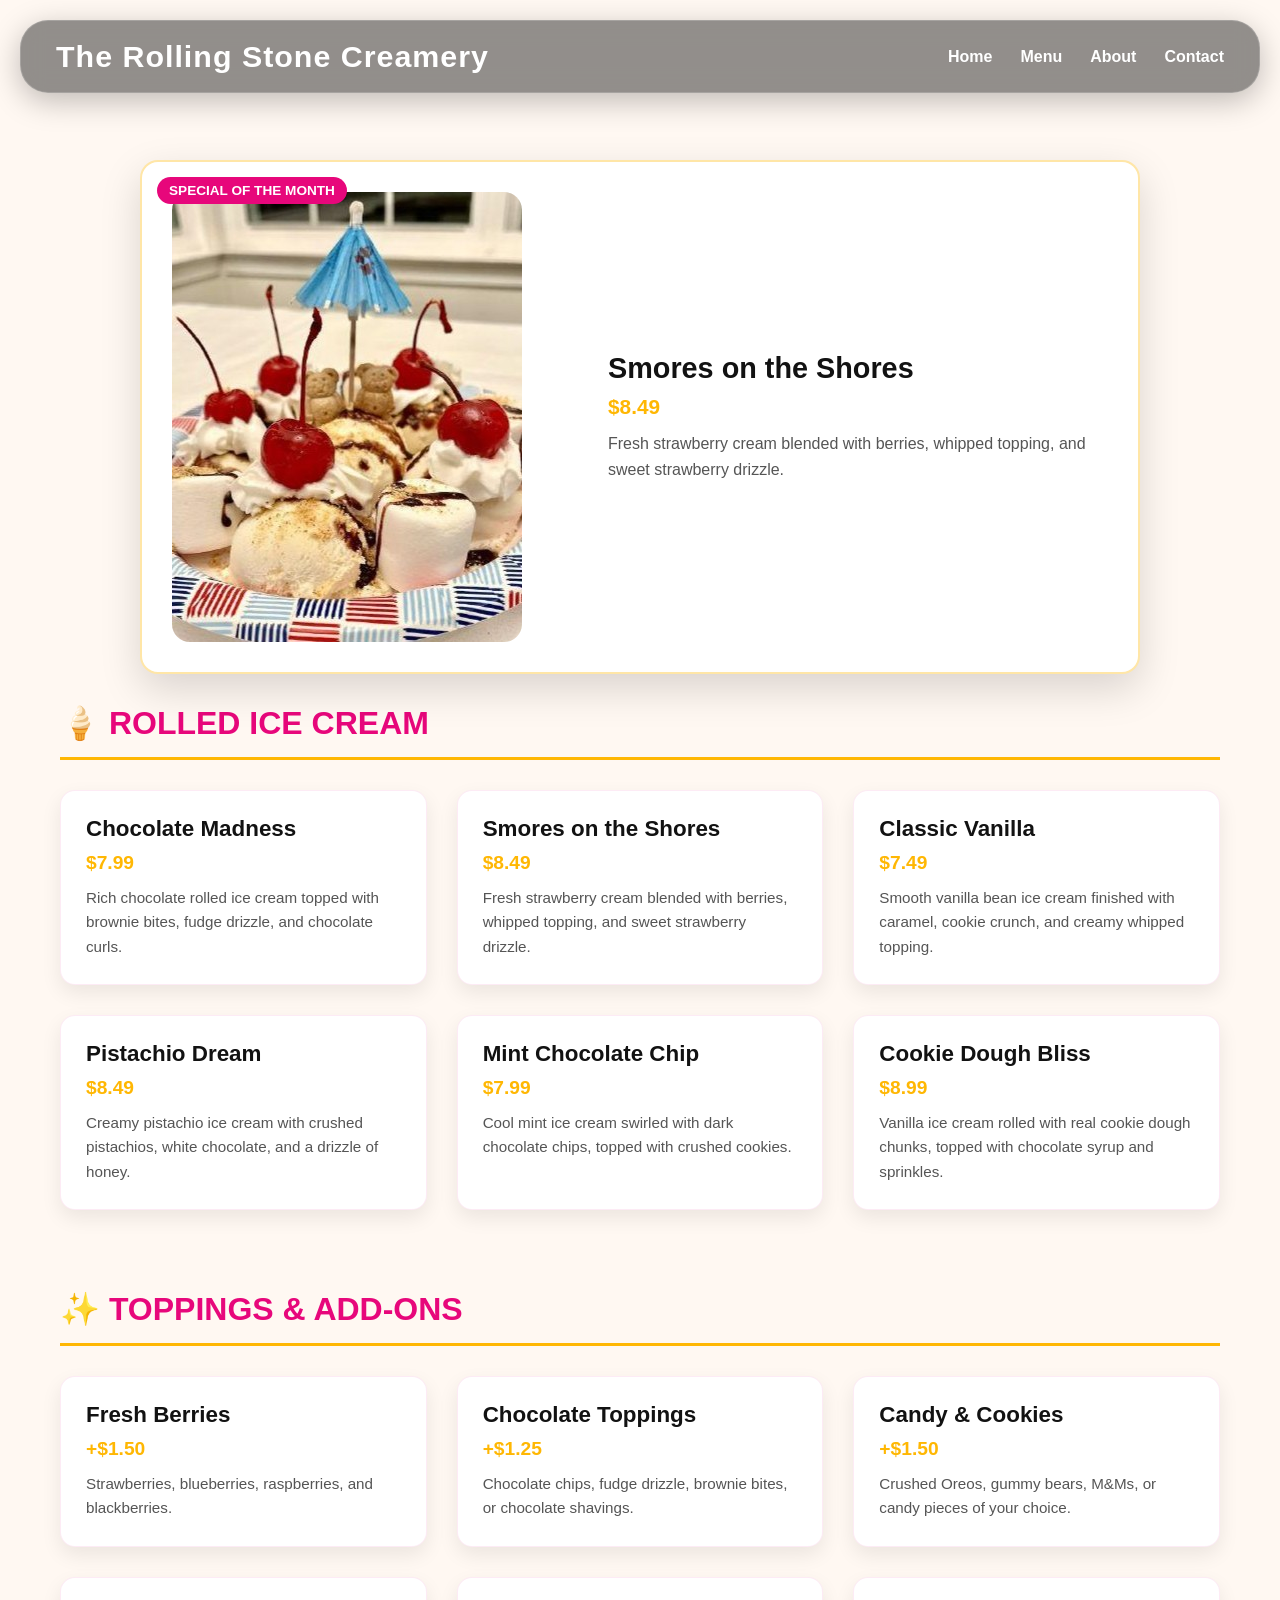
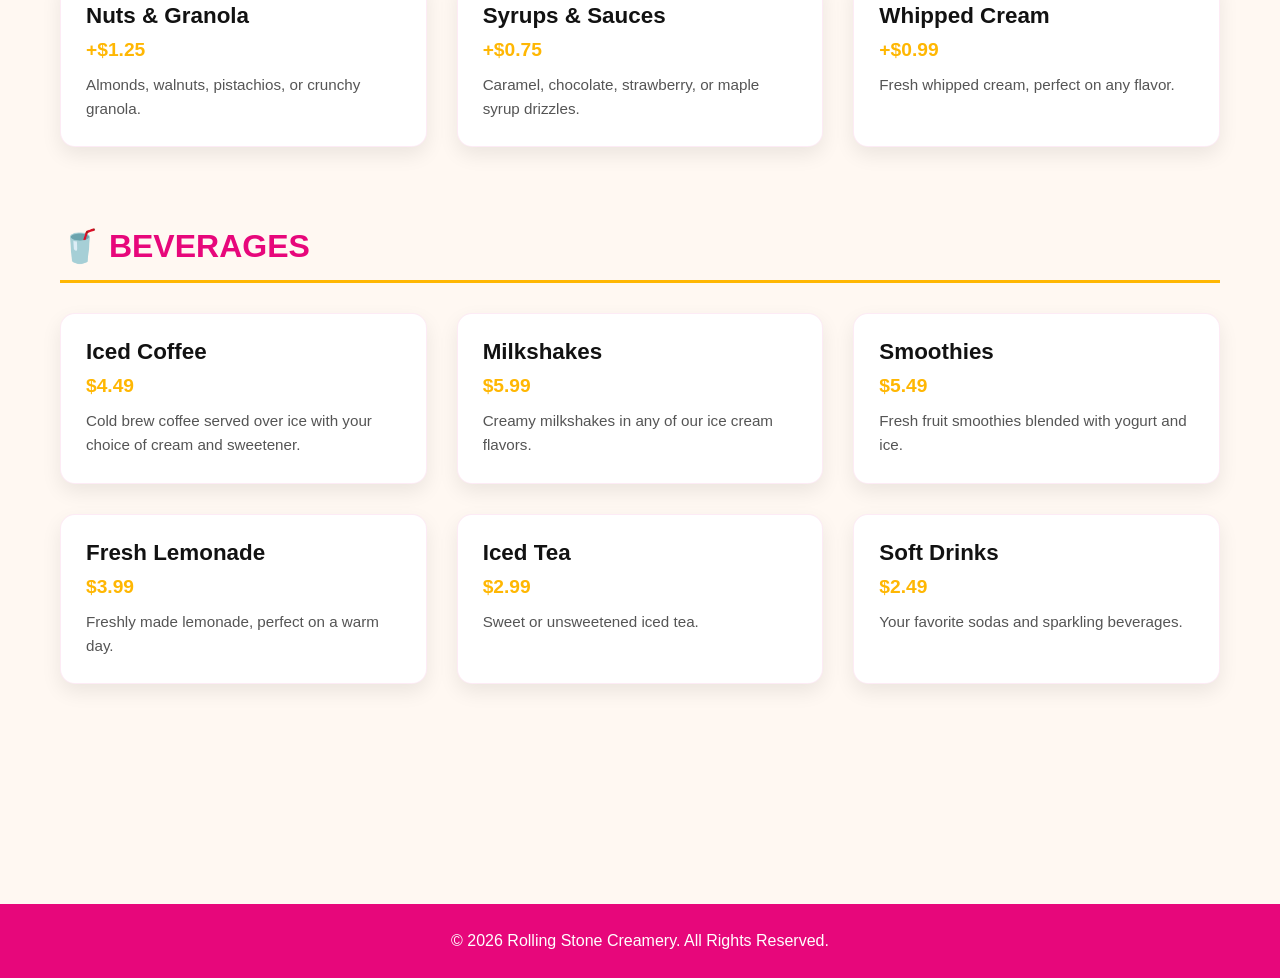
<file: menu.html>
<!DOCTYPE html>
<html lang="en">
<head>
  <meta charset="UTF-8" />
  <meta name="viewport" content="width=device-width, initial-scale=1.0"/>
  <title>Menu - Rolling Stone Creamery</title>

  <link rel="stylesheet" href="global.css">
  <link rel="stylesheet" href="menu.css">
  <link rel="icon" href="images/icon.ico" type="image/x-icon">
</head>

<body>
  <script src="transition.js"></script>
  <!-- =========================
       NAVBAR
  ========================== -->

  <header>
    <div class="logo">
      The Rolling Stone Creamery
    </div>

    <nav>
      <a href="index.html#home">Home</a>
      <a href="menu.html#flavors">Menu</a>
      <a href="index.html#about">About</a>
      <a href="index.html#contact">Contact</a>
    </nav>

  </header>


  <!-- =========================
       MENU PAGE
  ========================== -->

  <div class="menu-page">
        <!-- Specialty of the Month -->
        <div class="menu-container">

            <div class="special-item featured" id="specials">
            
            <span class="special-badge">Special of the Month</span>
            <img class="special-item-image" src="images/shores.jpg" alt="Smores on the Shores rolled ice cream">
            <div class="special-item-text">
                <h3>Smores on the Shores</h3>
                <div class="special-item-price">$8.49</div>
                <p class="special-item-description">
                Fresh strawberry cream blended with berries, whipped topping, and sweet strawberry drizzle.
                </p>
            </div>

        </div>

      <!-- ROLLED ICE CREAM -->
      <div class="menu-category">

        <h2 class="category-title">🍦 Rolled Ice Cream</h2>

        <div class="menu-items">

          <div class="menu-item">
            <h3>Chocolate Madness</h3>
            <div class="menu-item-price">$7.99</div>
            <p class="menu-item-description">Rich chocolate rolled ice cream topped with brownie bites, fudge drizzle, and chocolate curls.</p>
          </div>

          <div class="menu-item">
            <h3>Smores on the Shores</h3>
            <div class="menu-item-price">$8.49</div>
            <p class="menu-item-description">Fresh strawberry cream blended with berries, whipped topping, and sweet strawberry drizzle.</p>
          </div>

          <div class="menu-item">
            <h3>Classic Vanilla</h3>
            <div class="menu-item-price">$7.49</div>
            <p class="menu-item-description">Smooth vanilla bean ice cream finished with caramel, cookie crunch, and creamy whipped topping.</p>
          </div>

          <div class="menu-item">
            <h3>Pistachio Dream</h3>
            <div class="menu-item-price">$8.49</div>
            <p class="menu-item-description">Creamy pistachio ice cream with crushed pistachios, white chocolate, and a drizzle of honey.</p>
          </div>

          <div class="menu-item">
            <h3>Mint Chocolate Chip</h3>
            <div class="menu-item-price">$7.99</div>
            <p class="menu-item-description">Cool mint ice cream swirled with dark chocolate chips, topped with crushed cookies.</p>
          </div>

          <div class="menu-item">
            <h3>Cookie Dough Bliss</h3>
            <div class="menu-item-price">$8.99</div>
            <p class="menu-item-description">Vanilla ice cream rolled with real cookie dough chunks, topped with chocolate syrup and sprinkles.</p>
          </div>

        </div>

      </div>


      <!-- TOPPINGS & ADD-ONS -->
      <div class="menu-category">

        <h2 class="category-title">✨ Toppings & Add-Ons</h2>

        <div class="menu-items">

          <div class="menu-item">
            <h3>Fresh Berries</h3>
            <div class="menu-item-price">+$1.50</div>
            <p class="menu-item-description">Strawberries, blueberries, raspberries, and blackberries.</p>
          </div>

          <div class="menu-item">
            <h3>Chocolate Toppings</h3>
            <div class="menu-item-price">+$1.25</div>
            <p class="menu-item-description">Chocolate chips, fudge drizzle, brownie bites, or chocolate shavings.</p>
          </div>

          <div class="menu-item">
            <h3>Candy & Cookies</h3>
            <div class="menu-item-price">+$1.50</div>
            <p class="menu-item-description">Crushed Oreos, gummy bears, M&Ms, or candy pieces of your choice.</p>
          </div>

          <div class="menu-item">
            <h3>Nuts & Granola</h3>
            <div class="menu-item-price">+$1.25</div>
            <p class="menu-item-description">Almonds, walnuts, pistachios, or crunchy granola.</p>
          </div>

          <div class="menu-item">
            <h3>Syrups & Sauces</h3>
            <div class="menu-item-price">+$0.75</div>
            <p class="menu-item-description">Caramel, chocolate, strawberry, or maple syrup drizzles.</p>
          </div>

          <div class="menu-item">
            <h3>Whipped Cream</h3>
            <div class="menu-item-price">+$0.99</div>
            <p class="menu-item-description">Fresh whipped cream, perfect on any flavor.</p>
          </div>

        </div>

      </div>


      <!-- BEVERAGES -->
      <div class="menu-category">

        <h2 class="category-title">🥤 Beverages</h2>

        <div class="menu-items">

          <div class="menu-item">
            <h3>Iced Coffee</h3>
            <div class="menu-item-price">$4.49</div>
            <p class="menu-item-description">Cold brew coffee served over ice with your choice of cream and sweetener.</p>
          </div>

          <div class="menu-item">
            <h3>Milkshakes</h3>
            <div class="menu-item-price">$5.99</div>
            <p class="menu-item-description">Creamy milkshakes in any of our ice cream flavors.</p>
          </div>

          <div class="menu-item">
            <h3>Smoothies</h3>
            <div class="menu-item-price">$5.49</div>
            <p class="menu-item-description">Fresh fruit smoothies blended with yogurt and ice.</p>
          </div>

          <div class="menu-item">
            <h3>Fresh Lemonade</h3>
            <div class="menu-item-price">$3.99</div>
            <p class="menu-item-description">Freshly made lemonade, perfect on a warm day.</p>
          </div>

          <div class="menu-item">
            <h3>Iced Tea</h3>
            <div class="menu-item-price">$2.99</div>
            <p class="menu-item-description">Sweet or unsweetened iced tea.</p>
          </div>

          <div class="menu-item">
            <h3>Soft Drinks</h3>
            <div class="menu-item-price">$2.49</div>
            <p class="menu-item-description">Your favorite sodas and sparkling beverages.</p>
          </div>

        </div>

      </div>

    </div>

  </div>


  <!-- =========================
       FOOTER
  ========================== -->

  <footer>
    © 2026 Rolling Stone Creamery. All Rights Reserved.
  </footer>

</body>
</html>
</file>
<file: global.css>
/* =========================
   GLOBAL STYLES
   Shared layout, color palette, typography, and reusable patterns
========================== */

:root {
  --bg: #fff8f2;
  --text: #222;
  --muted: #555;
  --brand-gold: #ffb703;
  --brand-gold-light: #ffd166;
  --brand-pink: #e7077b;
  --brand-black: #121212;
  --nav-bg: rgba(15,15,15,0.45);
  --nav-border: rgba(255,255,255,0.18);
  --card-shadow: rgba(0,0,0,0.08);
}

/*Transition for page fade effect*/
body {
  opacity: 0;
  transform: translateY(8px);
  filter: blur(6px);

  transition: none;
}

/* ENTRY (1s smooth focus-in) */
body.page-ready {
  opacity: 1;
  transform: translateY(0);
  filter: blur(0px);

  transition:
    opacity 1s cubic-bezier(0.22, 1, 0.36, 1),
    transform 1s cubic-bezier(0.22, 1, 0.36, 1),
    filter 1s cubic-bezier(0.22, 1, 0.36, 1);
}

/* EXIT (fast + responsive) */
body.page-exit {
  opacity: 0;
  transform: translateY(-4px);
  filter: blur(8px);

  transition:
    opacity 0.25s ease,
    transform 0.25s ease,
    filter 0.25s ease;
}

/* Reset and base typography */
* {
  margin: 0;
  padding: 0;
  box-sizing: border-box;
}

html {
  scroll-behavior: smooth;
  scroll-padding-top: 120px;
}

body {
  font-family: Arial, Helvetica, sans-serif;
  background: var(--bg);
  overflow-x: hidden;
  color: var(--text);
}

img {
  max-width: 100%;
  display: block;
}

a {
  text-decoration: none;
}

/* Shared button styling */
.btn {
  display: inline-block;
  padding: 16px 38px;
  background: var(--brand-gold);
  color: var(--brand-black);
  border-radius: 50px;
  font-weight: bold;
  font-size: 1rem;
  transition: 0.3s ease;
  box-shadow: 0 10px 25px rgba(0,0,0,0.25);
}

.btn:hover {
  transform: translateY(-4px) scale(1.03);
  background: var(--brand-gold-light);
}

/* Shared section spacing */
section {
  padding: 90px 8%;
}

section:not(.hero) {
  padding-top: 120px;
}

.section-title {
  text-align: center;
  font-size: clamp(2rem, 5vw, 3.2rem);
  color: var(--brand-black);
  margin-bottom: 60px;
}

/* Shared header and navigation */
header {
  position: fixed;
  top: 20px;
  left: 20px;
  right: 20px;
  display: flex;
  justify-content: space-between;
  align-items: center;
  padding: 18px 35px;
  background: var(--nav-bg);
  backdrop-filter: blur(12px);
  border: 1px solid var(--nav-border);
  border-radius: 28px;
  box-shadow: 0 8px 30px rgba(0,0,0,0.25);
  z-index: 1000;
  transition: transform 0.25s ease, opacity 0.25s ease;
}

header.hidden-nav {
  transform: translateY(-120%);
  opacity: 0;
  pointer-events: none;
}

.logo {
  color: white;
  font-size: 1.9rem;
  font-weight: bold;
  letter-spacing: 1px;
  white-space: nowrap;
}

nav {
  display: flex;
  gap: 28px;
  align-items: center;
  flex-wrap: wrap;
  justify-content: center;
}

nav a {
  color: white;
  font-weight: bold;
  transition: 0.3s;
  font-size: 1rem;
}

nav a:hover {
  color: var(--brand-gold);
}

/* Shared footer styling */
footer {
  background: var(--brand-pink);
  color: white;
  text-align: center;
  padding: 28px 20px;
  margin-top: 80px;
}

/* Shared responsive breakpoints */
@media (max-width: 992px) {
  .logo {
    font-size: 1.6rem;
  }
}

@media (max-width: 768px) {
  header {
    flex-direction: column;
    gap: 18px;
    padding: 20px;
  }

  nav {
    gap: 18px;
  }

  nav a {
    font-size: 0.95rem;
  }

  .logo {
    font-size: 1.5rem;
  }

  .nav-toggle-btn {
    padding: 6px 10px;
    font-size: 0.8rem;
  }

  section {
    padding: 70px 6%;
  }
}

@media (max-width: 480px) {
  header {
    left: 10px;
    right: 10px;
    top: 10px;
    border-radius: 22px;
  }

  .logo {
    font-size: 1.4rem;
    text-align: center;
  }

  nav {
    gap: 12px;
  }

  nav a {
    font-size: 0.85rem;
  }

  .nav-toggle-btn {
    bottom: 12px;
    right: 12px;
    padding: 6px 10px;
    font-size: 0.75rem;
  }

  .btn {
    width: 100%;
    max-width: 280px;
  }
}
</file>
<file: menu.css>
/* =========================
   MENU PAGE STYLES
========================== */

/* Page container */
.menu-page {
  min-height: 100vh;
  background: var(--bg);
  padding-top: 100px;
}

/* Main container */
.menu-container {
  max-width: 1200px;
  margin: 0 auto;
  padding: 60px 20px;
}

.menu-title {
  text-align: center;
  font-size: clamp(2.5rem, 6vw, 4rem);
  color: var(--brand-black);
  margin-bottom: 60px;
  text-transform: uppercase;
  font-weight: bold;
}

/* =========================
   MENU CATEGORIES
========================== */

.menu-category {
  margin-bottom: 80px;
}

.category-title {
  font-size: 2rem;
  color: var(--brand-pink);
  margin-bottom: 30px;
  border-bottom: 3px solid var(--brand-gold);
  padding-bottom: 15px;
  text-transform: uppercase;
}

/* =========================
   MENU GRID ITEMS
========================== */

.menu-items {
  display: grid;
  grid-template-columns: repeat(auto-fit, minmax(300px, 1fr));
  gap: 30px;
}

.menu-item {
  background: white;
  padding: 25px;
  border-radius: 15px;
  border: 1px solid rgba(231, 7, 123, 0.08);
  box-shadow: 0 8px 20px rgba(0,0,0,0.08);
  transition: transform 0.3s ease, box-shadow 0.3s ease;
}

.menu-item:hover {
  transform: translateY(-8px);
  box-shadow: 0 12px 30px rgba(0,0,0,0.15);
}

.menu-item h3 {
  font-size: 1.4rem;
  color: var(--brand-black);
  margin-bottom: 10px;
}

.menu-item-price {
  font-size: 1.2rem;
  color: var(--brand-gold);
  font-weight: bold;
  margin-bottom: 12px;
}

.menu-item-description {
  font-size: 0.95rem;
  color: var(--muted);
  line-height: 1.6;
}

/* =========================
   SPECIALTY SECTION WRAPPER
========================== */

#specials {
  margin-bottom: 30px; /* FIXED spacing issue */
}

/* Center container */
.special-items {
  display: flex;
  justify-content: center;
}

/* =========================
   SPECIAL ITEM CARD
========================== */

.special-item {
  display: flex;
  align-items: center;
  justify-content: space-between;
  gap: 40px;

  background: white;
  padding: 30px;
  border-radius: 18px;
  border: 1px solid rgba(231, 7, 123, 0.08);
  box-shadow: 0 10px 25px rgba(0,0,0,0.08);

  max-width: 1000px;
  margin: 0 auto;
}

/* Text wrapper (IMPORTANT FIX) */
.special-item-text {
  max-width: 500px;
}

/* Image LEFT */
.special-item-image {
  width: 100%;
  max-width: 350px;
  height: 450px;
  object-fit: cover;
  border-radius: 18px;
  flex-shrink: 0;
}

/* Text styles */
.special-item-text h3 {
  font-size: 1.8rem;
  margin-bottom: 10px;
  color: var(--brand-black);
}

.special-item-price {
  font-size: 1.3rem;
  color: var(--brand-gold);
  font-weight: bold;
  margin-bottom: 12px;
}

.special-item-description {
  font-size: 1rem;
  color: var(--muted);
  line-height: 1.6;
}

/* =========================
   FEATURED BADGE
========================== */

.special-item.featured {
  position: relative;
  overflow: hidden;
  border: 2px solid rgba(255, 183, 3, 0.35);
  box-shadow: 0 15px 40px rgba(0,0,0,0.15);
}

.special-badge {
  position: absolute;
  top: 15px;
  left: 15px;

  background: var(--brand-pink);
  color: white;
  font-size: 0.85rem;
  font-weight: bold;
  padding: 6px 12px;
  border-radius: 999px;
  text-transform: uppercase;
  z-index: 5;
}

/* Hover zoom */
.special-item.featured .special-item-image {
  transition: transform 0.3s ease;
}

.special-item.featured:hover .special-item-image {
  transform: scale(1.05);
}

/* =========================
   RESPONSIVE
========================== */

@media (max-width: 768px) {

  .menu-container {
    padding: 40px 15px;
  }

  .menu-title {
    font-size: 2rem;
    margin-bottom: 40px;
  }

  .category-title {
    font-size: 1.5rem;
  }

  .menu-items {
    grid-template-columns: 1fr;
  }

  /* Special layout stacks */
  .special-item {
    flex-direction: column;
    text-align: center;
  }

  .special-item-image {
    height: 450px;
  }

  .special-item-text {
    max-width: 100%;
  }
}
</file>
